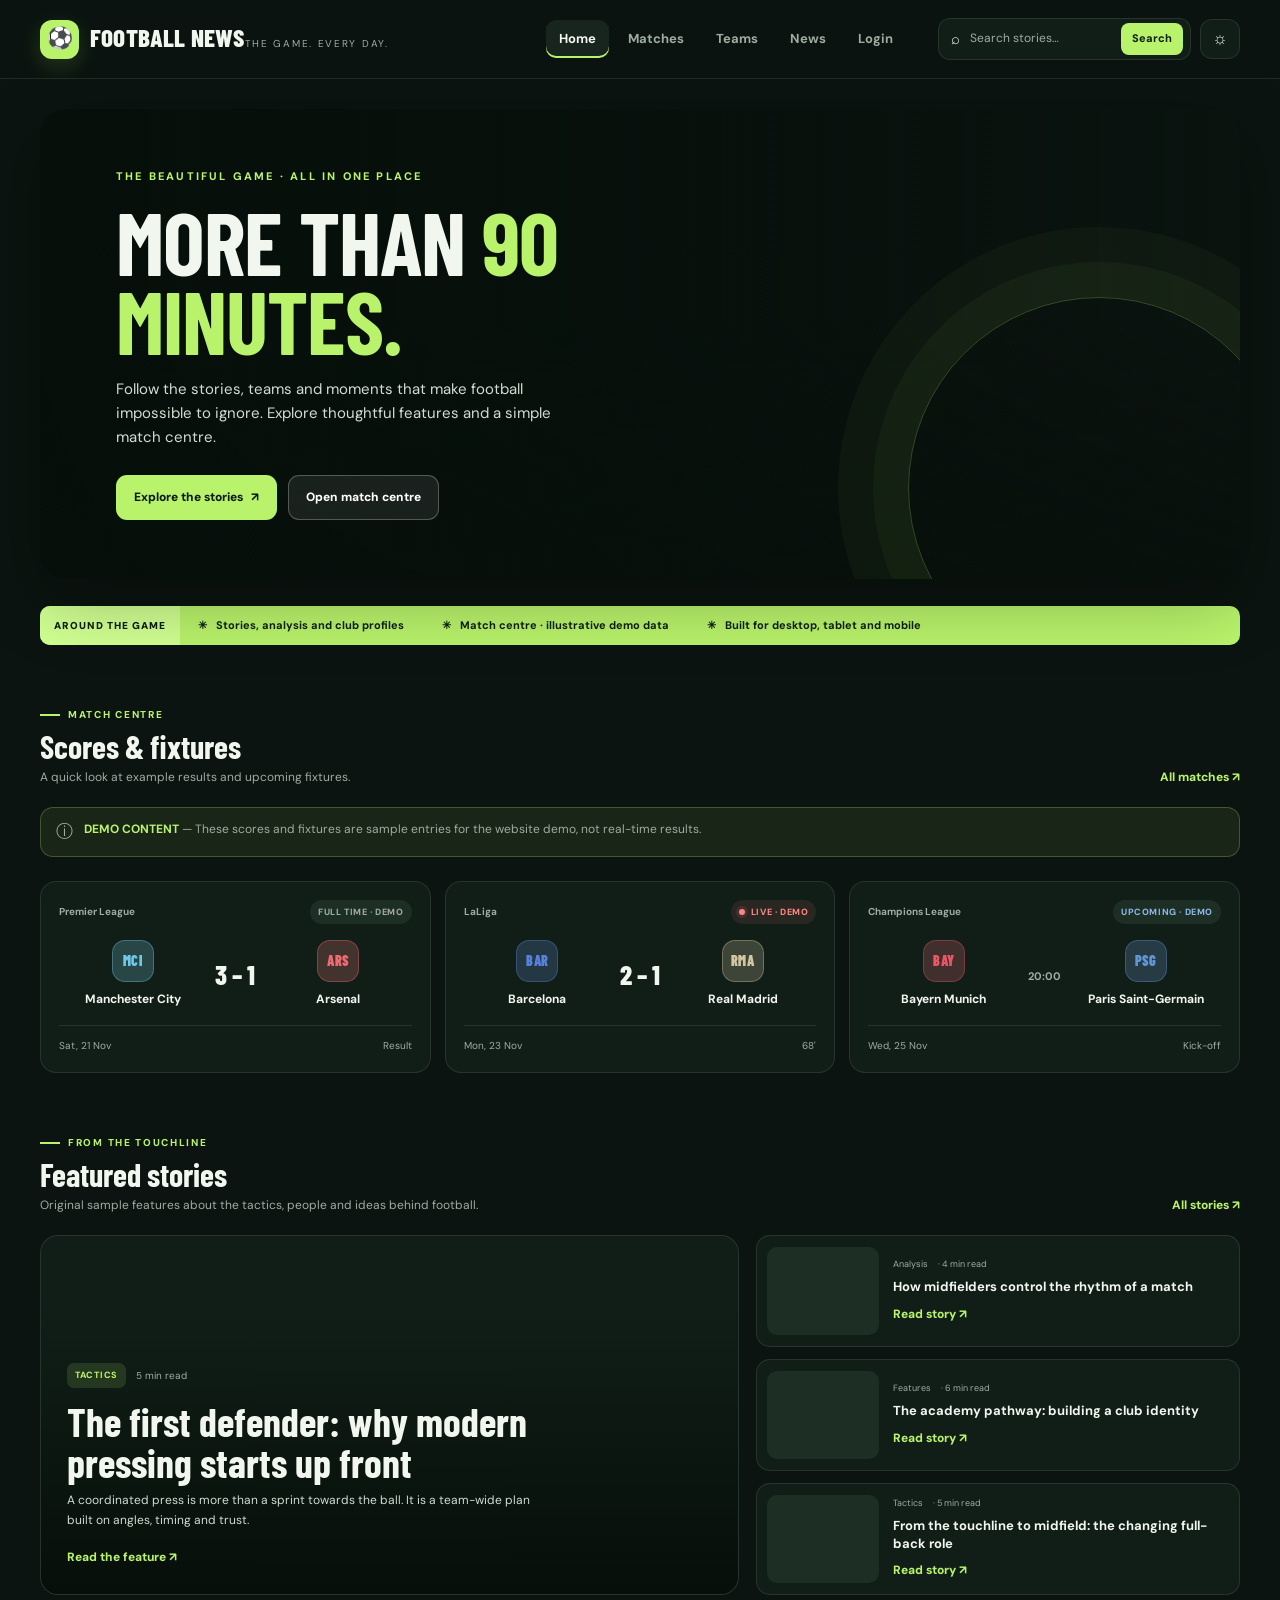
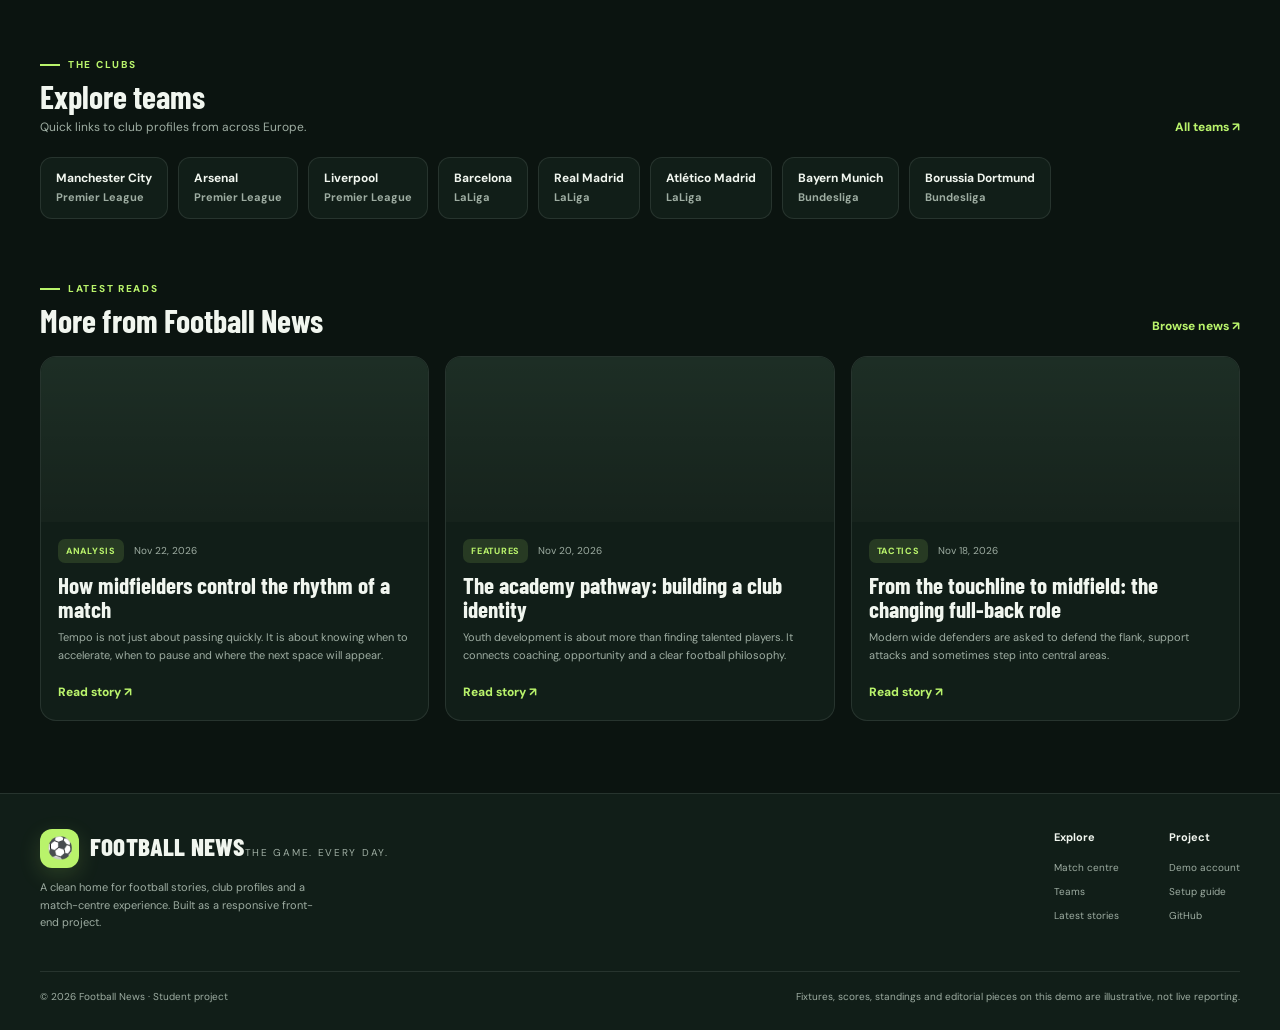
<file: index.html>
<!doctype html>
<html lang="en">
<head>
  <meta charset="utf-8"><meta name="viewport" content="width=device-width, initial-scale=1">
  <meta name="theme-color" content="#0b1410"><meta name="description" content="Football News — match centre, club profiles and football stories.">
  <title>Football News — The game, every day</title><link rel="icon" href="assets/favicon.svg" type="image/svg+xml"><link rel="stylesheet" href="assets/css/styles.css">
  <script defer src="assets/js/data.js"></script><script defer src="assets/js/app.js"></script>
</head>
<body data-page="home">
  <div id="site-header"></div>
  <main id="app" class="site-main">
    <div class="loading-state">Loading Football News…</div></main>
    <div id="site-footer"></div>
    <div id="modal-root"></div>
    <div id="toast-root" aria-live="polite"></div>
  </body>
  </html>
</file>
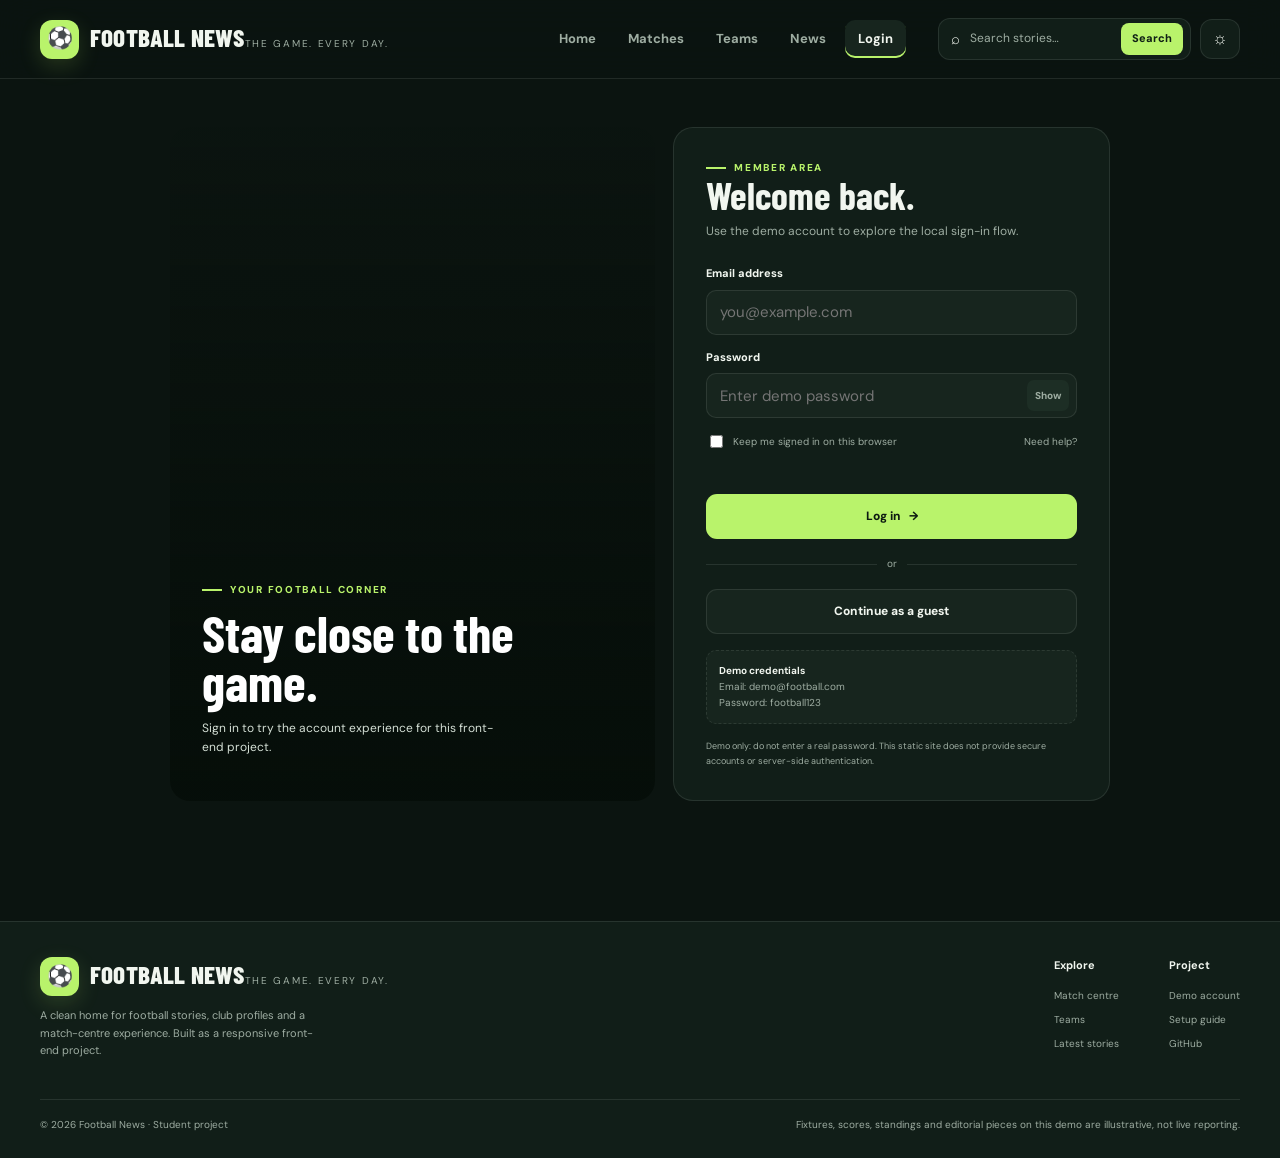
<file: login.html>
<!doctype html>
<html lang="en">
<head>
    <meta charset="utf-8">
    <meta name="viewport" content="width=device-width, initial-scale=1">
    <meta name="theme-color" content="#0b1410">
    <meta name="description" content="Sign in to your local Football News demo profile.">

    <title>Login — Football News</title>

    <link rel="icon" href="assets/favicon.svg" type="image/svg+xml">
    <link rel="stylesheet" href="assets/css/styles.css">

    <script defer src="assets/js/data.js"></script>
    <script defer src="assets/js/app.js"></script>
</head>

<body data-page="login">
    <div id="site-header"></div>

    <main id="app" class="site-main">
        <div class="loading-state">Loading account…</div>
    </main>

    <div id="site-footer"></div>
    <div id="modal-root"></div>
    <div id="toast-root" aria-live="polite"></div>
</body>
</html>
</file>
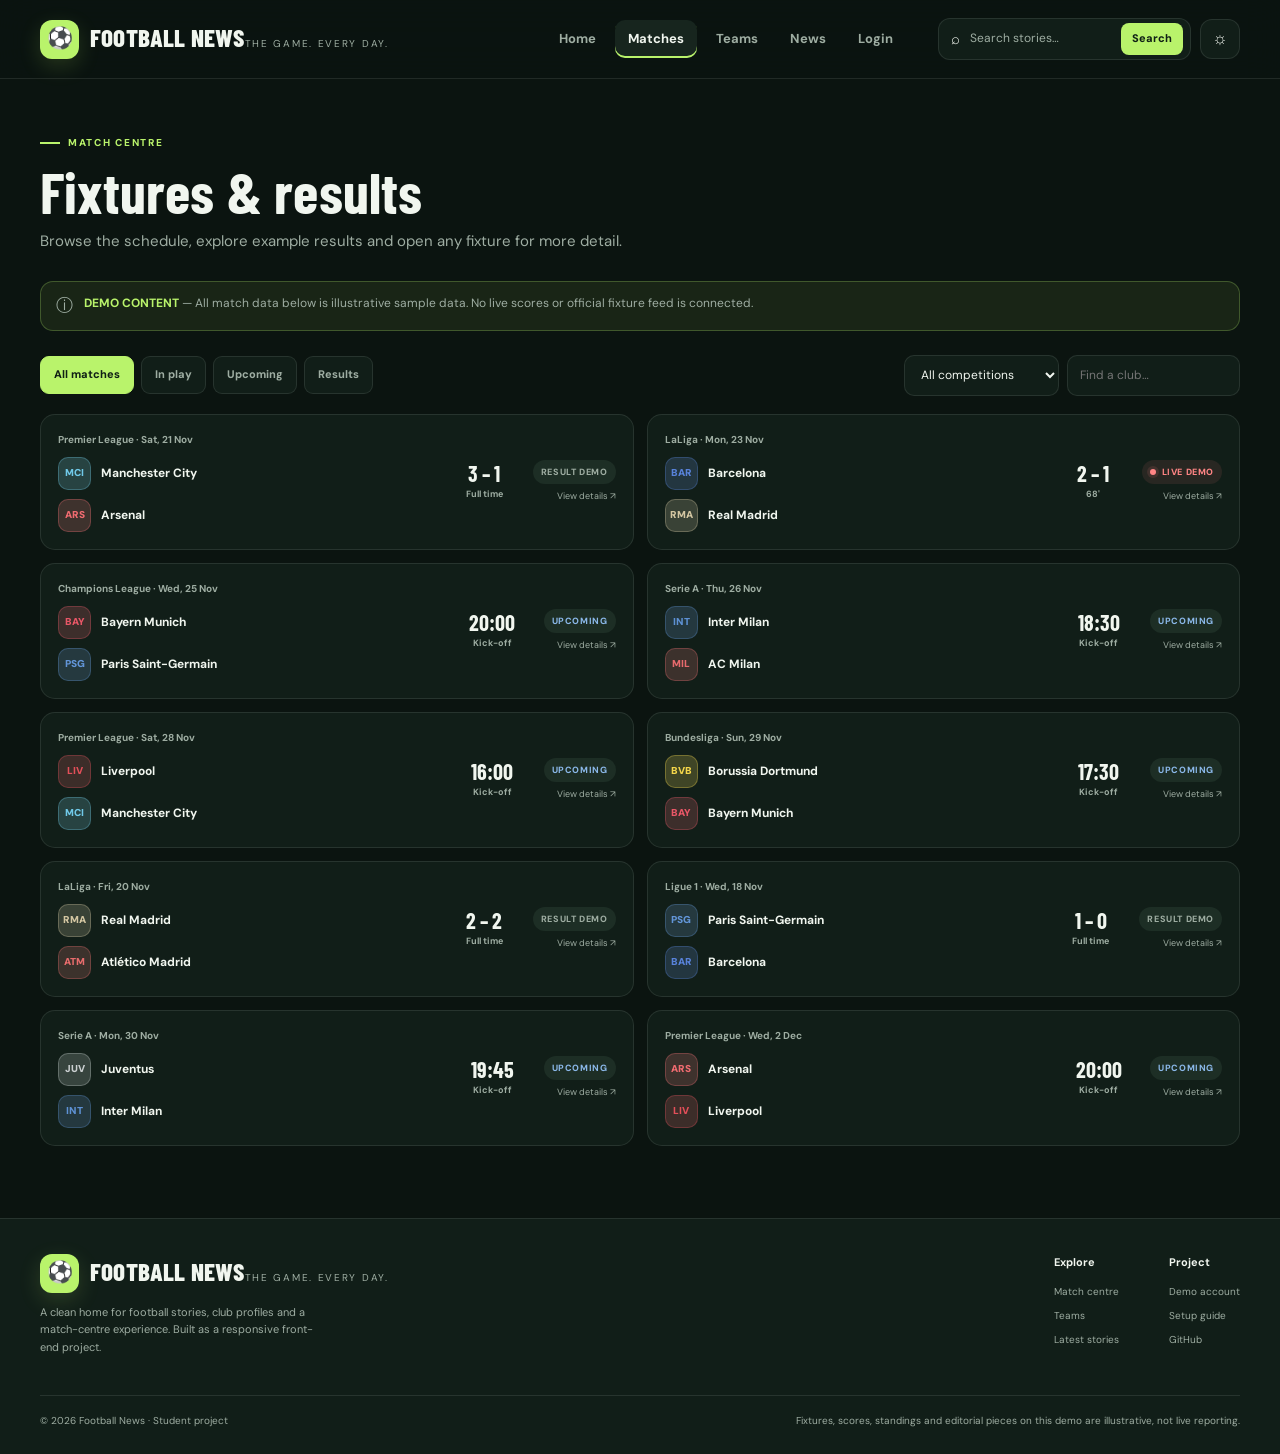
<file: matches.html>
<!doctype html>
<html lang="en">

<head>
    <meta charset="utf-8">
    <meta name="viewport" content="width=device-width, initial-scale=1">
    <meta name="theme-color" content="#0b1410">
    <meta name="description" content="Browse football fixtures, results and match centre details.">

    <title>Matches — Football News</title>

    <link rel="icon" href="assets/favicon.svg" type="image/svg+xml">
    <link rel="stylesheet" href="assets/css/styles.css">

    <script defer src="assets/js/data.js"></script>
    <script defer src="assets/js/app.js"></script>
</head>

<body data-page="matches">
    <div id="site-header"></div>

    <main id="app" class="site-main">
        <div class="loading-state">Loading matches…</div>
    </main>

    <div id="site-footer"></div>
    <div id="modal-root"></div>
    <div id="toast-root" aria-live="polite"></div>
</body>

</html>
</file>
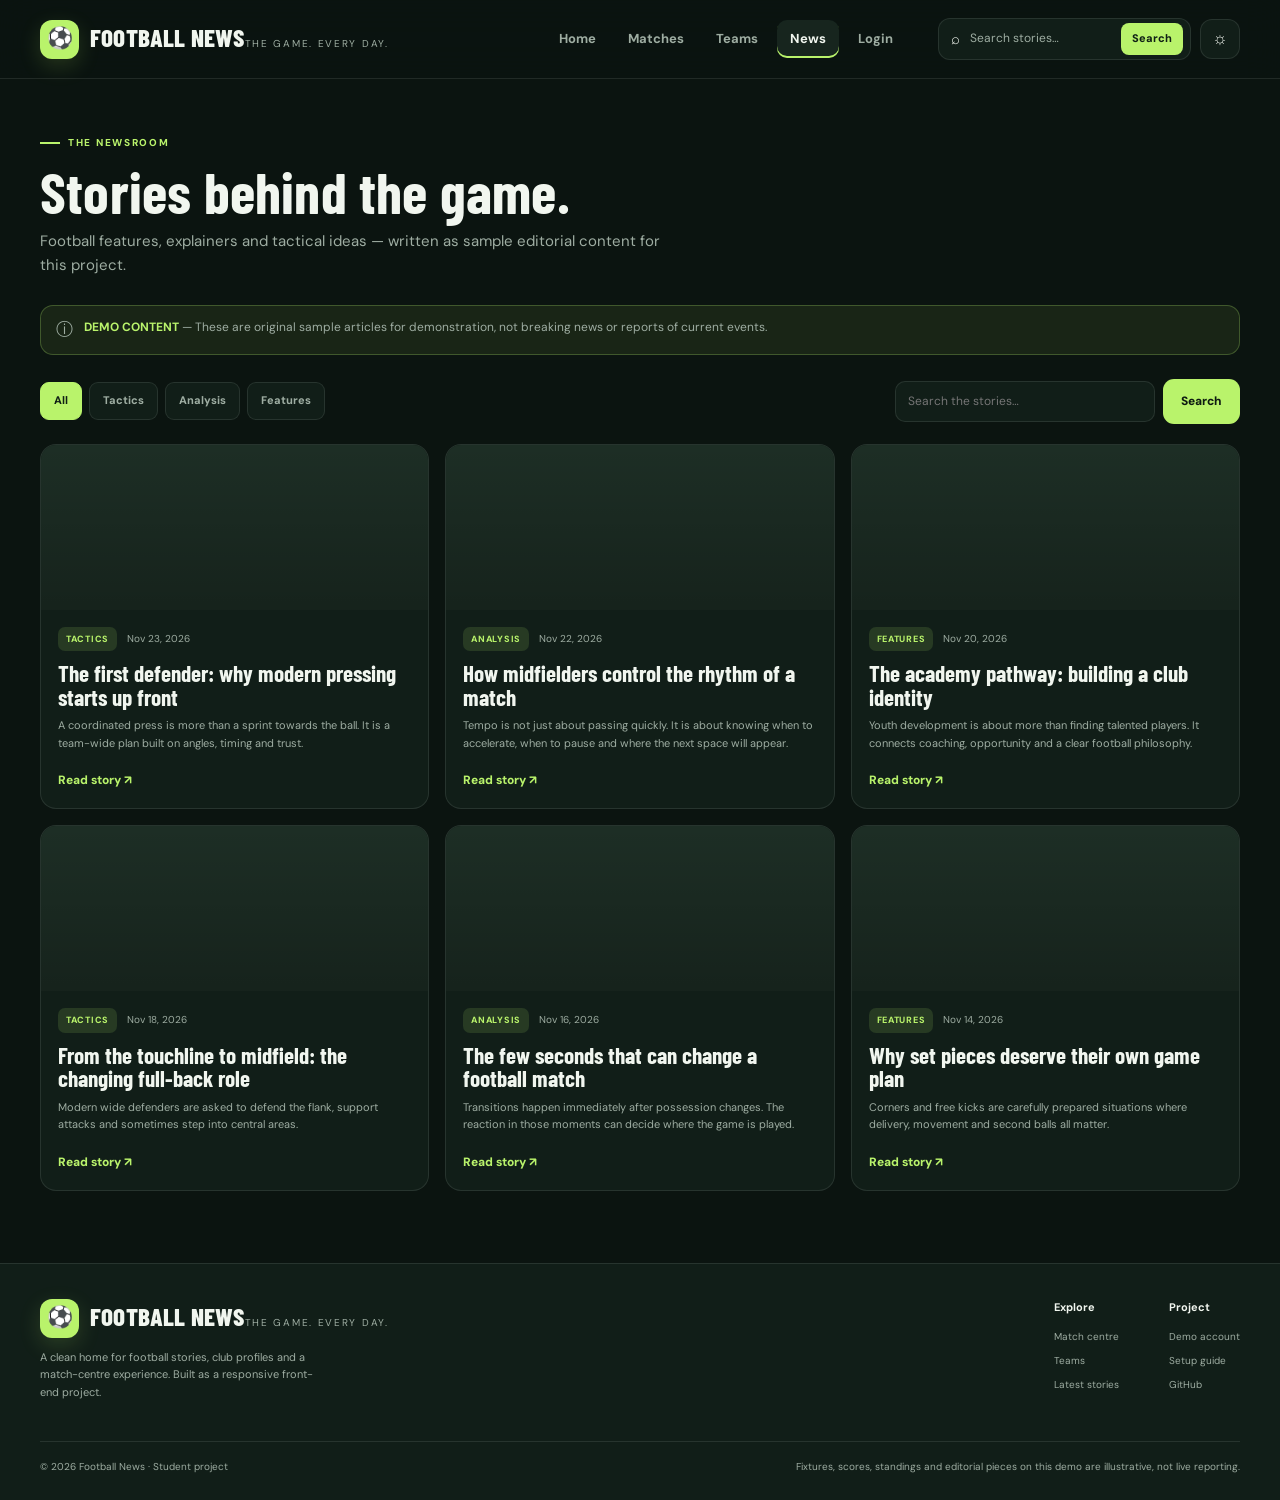
<file: news.html>
<!doctype html>
<html lang="en">

<head>
    <meta charset="utf-8">
    <meta name="viewport" content="width=device-width, initial-scale=1">
    <meta name="theme-color" content="#0b1410">
    <meta name="description" content="Football features, explainers and analysis.">

    <title>News — Football News</title>

    <link rel="icon" href="assets/favicon.svg" type="image/svg+xml">
    <link rel="stylesheet" href="assets/css/styles.css">

    <script defer src="assets/js/data.js"></script>
    <script defer src="assets/js/app.js"></script>
</head>

<body data-page="news">
    <div id="site-header"></div>

    <main id="app" class="site-main">
        <div class="loading-state">Loading stories…</div>
    </main>

    <div id="site-footer"></div>
    <div id="modal-root"></div>
    <div id="toast-root" aria-live="polite"></div>
</body>

</html>
</file>
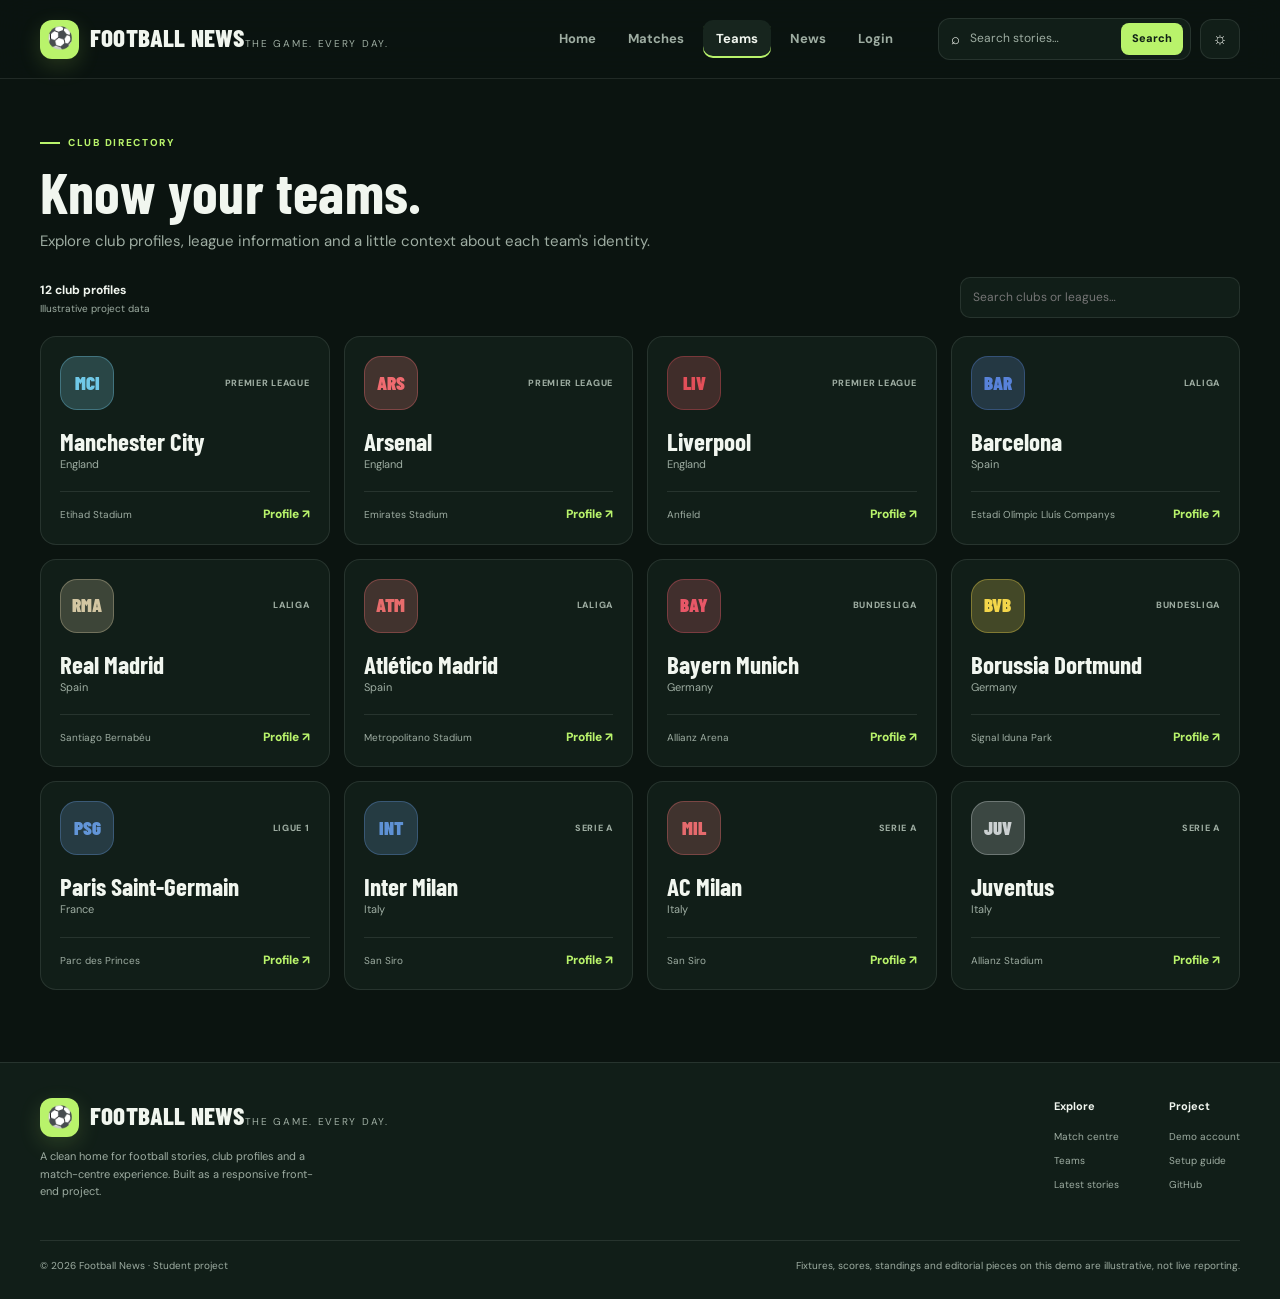
<file: teams.html>
<!doctype html>
<html lang="en">

<head>
    <meta charset="utf-8">
    <meta name="viewport" content="width=device-width, initial-scale=1">
    <meta name="theme-color" content="#0b1410">
    <meta name="description" content="Explore club profiles and team information.">

    <title>Teams — Football News</title>

    <link rel="icon" href="assets/favicon.svg" type="image/svg+xml">
    <link rel="stylesheet" href="assets/css/styles.css">

    <script defer src="assets/js/data.js"></script>
    <script defer src="assets/js/app.js"></script>
</head>

<body data-page="teams">
    <div id="site-header"></div>

    <main id="app" class="site-main">
        <div class="loading-state">Loading teams…</div>
    </main>

    <div id="site-footer"></div>
    <div id="modal-root"></div>
    <div id="toast-root" aria-live="polite"></div>
</body>

</html>
</file>
<file: assets/css/styles.css>
@import url('https://fonts.googleapis.com/css2?family=Barlow+Condensed:wght@500;600;700;800;900&family=DM+Sans:wght@400;500;600;700&display=swap');

/* THEME VARIABLES */
:root {
    --bg: #0b1410;
    --panel: #111e18;
    --panel-2: #17251e;
    --panel-3: #1d2e25;
    --text: #f1f6ef;
    --muted: #9eada2;
    --line: rgba(231,244,232,.1);
    --accent: #b9f36b;
    --accent-2: #8fc94b;
    --danger: #f17878;
    --blue: #8bb8e9;
    --shadow: 0 22px 70px rgba(0,0,0,.28);
    --radius: 20px;
    --radius-sm: 13px;
    --max: 1200px;
}

body.light-theme {
    --bg: #f3f6f1;
    --panel: #fff;
    --panel-2: #edf2eb;
    --panel-3: #e5ece2;
    --text: #142019;
    --muted: #627166;
    --line: rgba(16,35,21,.12);
    --accent: #4d861d;
    --accent-2: #356d0b;
    --shadow: 0 16px 50px rgba(32,54,33,.1);
}

/* GLOBAL DEFAULTS */
* {
    box-sizing: border-box;
}

html {
    scroll-behavior: smooth;
}

body {
    margin: 0;
    background: var(--bg);
    color: var(--text);
    font-family: 'DM Sans',Arial,sans-serif;
    font-size: 15px;
    line-height: 1.6;
    transition: background .2s,color .2s;
}

a {
    color: inherit;
    text-decoration: none;
}

button, input, select {
    font: inherit;
}

button, a {
    -webkit-tap-highlight-color: transparent;
}

button {
    cursor: pointer;
}

img {
    max-width: 100%;
    display: block;
}

::selection {
    background: var(--accent);
    color: #102015;
}

.container {
    width: min(var(--max),calc(100% - 44px));
    margin-inline: auto;
}

/* HEADER AND NAVIGATION */
.site-header {
    position: sticky;
    z-index: 50;
    top: 0;
    background: color-mix(in srgb,var(--bg) 88%,transparent);
    backdrop-filter: blur(18px);
    border-bottom: 1px solid var(--line);
}

.header-inner {
    height: 78px;
    display: flex;
    align-items: center;
    gap: 32px;
}

.brand {
    display: flex;
    align-items: center;
    gap: 11px;
    min-width: 220px;
}

.brand-mark {
    height: 39px;
    width: 39px;
    display: grid;
    place-items: center;
    background: var(--accent);
    color: #0b1410;
    border-radius: 12px;
    font-size: 21px;
    box-shadow: 0 7px 22px rgba(185,243,107,.16);
}

.brand-name {
    font-family: 'Barlow Condensed',sans-serif;
    font-size: 25px;
    font-weight: 800;
    letter-spacing: .2px;
    line-height: 1;
}

.brand-tag {
    font-size: 10px;
    color: var(--muted);
    letter-spacing: 1.7px;
    text-transform: uppercase;
    margin-top: 3px;
}

.main-nav {
    display: flex;
    align-items: center;
    gap: 6px;
    margin-left: auto;
}

.main-nav a {
    padding: 9px 13px;
    border-radius: 10px;
    color: var(--muted);
    font-size: 13px;
    font-weight: 700;
    transition: .2s;
}

.main-nav a:hover, .main-nav a[aria-current=page] {
    color: var(--text);
    background: var(--panel-2);
}

.main-nav a[aria-current=page] {
    box-shadow: inset 0 -2px var(--accent);
}

.header-actions {
    display: flex;
    gap: 9px;
    align-items: center;
}

.icon-button, .menu-button {
    height: 40px;
    width: 40px;
    border: 1px solid var(--line);
    background: var(--panel);
    border-radius: 12px;
    color: var(--text);
    display: grid;
    place-items: center;
    font-size: 17px;
}

.menu-button {
    display: none;
}

.search-form {
    height: 42px;
    display: flex;
    align-items: center;
    background: var(--panel);
    border: 1px solid var(--line);
    border-radius: 12px;
    padding: 0 7px 0 12px;
    gap: 8px;
}

.search-form input {
    width: 145px;
    min-width: 0;
    background: transparent;
    border: 0;
    outline: 0;
    color: var(--text);
    font-size: 12px;
}

.search-form input::placeholder {
    color: var(--muted);
}

.search-form button {
    border: 0;
    background: var(--accent);
    color: #102015;
    padding: 7px 11px;
    border-radius: 8px;
    font-size: 11px;
    font-weight: 800;
}

/* PAGE LAYOUT AND SHARED TYPOGRAPHY */
.site-main {
    min-height: 65vh;
    padding-bottom: 72px;
}

.eyebrow {
    display: inline-flex;
    align-items: center;
    gap: 8px;
    color: var(--accent);
    font-size: 10px;
    font-weight: 800;
    letter-spacing: 1.7px;
    text-transform: uppercase;
}

.eyebrow:before {
    content: '';
    width: 20px;
    height: 2px;
    background: var(--accent);
}

.page-heading {
    padding: 48px 0 24px;
}

.page-heading h1 {
    font-family: 'Barlow Condensed',sans-serif;
    font-size: clamp(38px,5vw,58px);
    line-height: .98;
    margin: 12px 0 9px;
    letter-spacing: .2px;
}

.page-heading p {
    margin: 0;
    color: var(--muted);
    max-width: 650px;
}

.demo-notice {
    display: flex;
    align-items: flex-start;
    gap: 11px;
    background: rgba(185,243,107,.08);
    border: 1px solid rgba(185,243,107,.25);
    border-radius: 13px;
    padding: 12px 15px;
    color: var(--muted);
    font-size: 12px;
    margin: 4px 0 24px;
}

.demo-notice strong {
    color: var(--accent);
}

.demo-notice .notice-icon {
    font-size: 17px;
    line-height: 1.4;
}

/* HOMEPAGE HERO */
.hero {
    position: relative;
    min-height: 470px;
    margin: 30px auto 0;
    border-radius: 26px;
    overflow: hidden;
    background: linear-gradient(90deg,rgba(6,15,10,.95) 0%,rgba(6,15,10,.72) 46%,rgba(6,15,10,.12) 100%),linear-gradient(0deg,rgba(7,15,10,.55),transparent 55%),url('https://images.unsplash.com/photo-1629217855633-79a6925d6c47?auto=format&fit=crop&w=2000&q=90') center 48%/cover;
    display: flex;
    align-items: center;
    box-shadow: var(--shadow);
}

.hero:after {
    content: '';
    position: absolute;
    right: -50px;
    bottom: -100px;
    width: 380px;
    height: 380px;
    border: 1px solid rgba(185,243,107,.25);
    border-radius: 50%;
    box-shadow: 0 0 0 35px rgba(185,243,107,.04),0 0 0 70px rgba(185,243,107,.03);
}

.hero-content {
    position: relative;
    z-index: 2;
    padding: 58px clamp(25px,6vw,76px);
    max-width: 680px;
}

.hero-kicker {
    color: var(--accent);
    font-weight: 800;
    font-size: 11px;
    letter-spacing: 2.2px;
    text-transform: uppercase;
}

.hero h1 {
    font-family: 'Barlow Condensed',sans-serif;
    font-size: clamp(53px,8vw,88px);
    line-height: .89;
    letter-spacing: -1px;
    margin: 17px 0 18px;
    text-transform: uppercase;
    max-width: 620px;
}

.hero h1 span {
    color: var(--accent);
}

.hero p {
    color: #d1ddd4;
    max-width: 475px;
    font-size: 15px;
    margin: 0 0 26px;
}

.button-row {
    display: flex;
    flex-wrap: wrap;
    gap: 11px;
}

.btn {
    display: inline-flex;
    align-items: center;
    justify-content: center;
    gap: 8px;
    padding: 12px 17px;
    border-radius: 11px;
    border: 1px solid transparent;
    font-size: 12px;
    font-weight: 800;
    transition: transform .18s,background .18s,border-color .18s;
}

.btn:hover {
    transform: translateY(-2px);
}

.btn-primary {
    background: var(--accent);
    color: #0d1a11;
}

.btn-primary:hover {
    background: #c9ff85;
}

.btn-secondary {
    background: rgba(255,255,255,.08);
    color: #fff;
    border-color: rgba(255,255,255,.25);
}

.btn-secondary:hover {
    background: rgba(255,255,255,.15);
}

.btn-quiet {
    background: var(--panel-2);
    color: var(--text);
    border-color: var(--line);
}

/* HOMEPAGE SECTIONS, SCORES, AND NEWS CARDS */
.section {
    margin-top: 54px;
}

.section-head {
    display: flex;
    justify-content: space-between;
    align-items: end;
    gap: 18px;
    margin-bottom: 20px;
}

.section-head h2 {
    font-family: 'Barlow Condensed',sans-serif;
    font-size: 32px;
    line-height: 1;
    margin: 7px 0 0;
}

.section-head p {
    margin: 6px 0 0;
    color: var(--muted);
    font-size: 12px;
}

.text-link {
    color: var(--accent);
    font-size: 12px;
    font-weight: 800;
    white-space: nowrap;
}

.text-link:hover {
    text-decoration: underline;
}

.score-grid {
    display: grid;
    grid-template-columns: repeat(3,1fr);
    gap: 14px;
}

.score-card {
    background: var(--panel);
    border: 1px solid var(--line);
    border-radius: 16px;
    padding: 18px;
    transition: .2s;
    cursor: pointer;
}

.score-card:hover, .team-card:hover, .article-card:hover {
    transform: translateY(-3px);
    border-color: rgba(185,243,107,.38);
}

.score-top {
    display: flex;
    justify-content: space-between;
    align-items: center;
    margin-bottom: 16px;
    color: var(--muted);
    font-size: 10px;
    font-weight: 700;
}

.status-pill {
    display: inline-flex;
    align-items: center;
    gap: 6px;
    padding: 5px 8px;
    border-radius: 30px;
    background: var(--panel-3);
    font-size: 9px;
    letter-spacing: .6px;
    font-weight: 800;
    text-transform: uppercase;
}

.status-pill.live {
    color: #ff8585;
    background: rgba(241,120,120,.1);
}

.status-pill.live:before {
    content: '';
    height: 6px;
    width: 6px;
    background: currentColor;
    border-radius: 50%;
    box-shadow: 0 0 0 3px rgba(241,120,120,.12);
}

.status-pill.result {
    color: var(--muted);
}

.status-pill.upcoming {
    color: var(--blue);
}

.score-teams {
    display: grid;
    grid-template-columns: 1fr auto 1fr;
    align-items: center;
    gap: 9px;
}

.score-team {
    text-align: center;
    min-width: 0;
}

.crest {
    display: grid;
    place-items: center;
    width: 42px;
    height: 42px;
    border-radius: 13px;
    margin: 0 auto 8px;
    background: color-mix(in srgb,var(--club-color) 20%,var(--panel-2));
    border: 1px solid color-mix(in srgb,var(--club-color) 35%,transparent);
    color: var(--club-color);
    font-family: 'Barlow Condensed',sans-serif;
    font-size: 14px;
    font-weight: 900;
    letter-spacing: .4px;
}

.score-team strong {
    display: block;
    font-size: 12px;
    white-space: nowrap;
    overflow: hidden;
    text-overflow: ellipsis;
}

.score-value {
    font-family: 'Barlow Condensed',sans-serif;
    font-size: 27px;
    font-weight: 800;
    white-space: nowrap;
}

.score-time {
    font-size: 11px;
    color: var(--muted);
    font-weight: 700;
}

.score-bottom {
    margin-top: 15px;
    padding-top: 12px;
    border-top: 1px solid var(--line);
    display: flex;
    justify-content: space-between;
    color: var(--muted);
    font-size: 10px;
}

.ticker {
    overflow: hidden;
    background: var(--accent);
    color: #102015;
    margin-top: 27px;
    border-radius: 10px;
    display: flex;
    align-items: center;
    min-height: 39px;
}

.ticker-label {
    align-self: stretch;
    display: flex;
    align-items: center;
    padding: 0 14px;
    background: #d0ff91;
    font-size: 10px;
    font-weight: 900;
    letter-spacing: 1px;
    white-space: nowrap;
}

.ticker-track {
    padding: 0 18px;
    display: flex;
    gap: 38px;
    align-items: center;
    white-space: nowrap;
    font-size: 11px;
    font-weight: 700;
    overflow: hidden;
}

.ticker-track span:before {
    content: '✳';
    padding-right: 9px;
}

.feature-grid {
    display: grid;
    grid-template-columns: 1.3fr .9fr;
    gap: 17px;
}

.feature-card {
    position: relative;
    min-height: 360px;
    border-radius: 18px;
    overflow: hidden;
    background: var(--panel);
    border: 1px solid var(--line);
    display: flex;
    align-items: end;
    background-size: cover;
    background-position: center;
}

.feature-card:before {
    content: '';
    position: absolute;
    inset: 0;
    background: linear-gradient(0deg,rgba(6,14,9,.95),rgba(6,14,9,.02) 80%);
}

.feature-content {
    position: relative;
    padding: 26px;
    max-width: 620px;
}

.article-meta {
    display: flex;
    gap: 10px;
    align-items: center;
    flex-wrap: wrap;
    color: var(--muted);
    font-size: 10px;
}

.category-tag {
    display: inline-flex;
    align-items: center;
    padding: 5px 8px;
    border-radius: 7px;
    background: rgba(185,243,107,.13);
    color: var(--accent);
    font-weight: 800;
    font-size: 9px;
    letter-spacing: .7px;
    text-transform: uppercase;
}

.feature-content h3 {
    font-family: 'Barlow Condensed',sans-serif;
    font-size: clamp(27px,4vw,40px);
    line-height: 1.02;
    margin: 13px 0 9px;
}

.feature-content p {
    color: #d0dcd2;
    font-size: 12px;
    max-width: 490px;
    margin: 0 0 14px;
}

.story-stack {
    display: grid;
    gap: 12px;
}

.story-row {
    display: grid;
    grid-template-columns: 112px 1fr;
    gap: 14px;
    align-items: center;
    padding: 10px;
    background: var(--panel);
    border: 1px solid var(--line);
    border-radius: 14px;
    transition: .2s;
}

.story-row:hover {
    border-color: rgba(185,243,107,.36);
}

.story-thumb {
    height: 88px;
    border-radius: 10px;
    background-size: cover;
    background-position: center;
}

.story-row h3 {
    font-size: 13px;
    line-height: 1.35;
    margin: 7px 0 5px;
}

.story-row .article-meta {
    font-size: 9px;
}

.article-grid {
    display: grid;
    grid-template-columns: repeat(3,1fr);
    gap: 16px;
}

.article-card {
    border: 1px solid var(--line);
    background: var(--panel);
    border-radius: 16px;
    overflow: hidden;
    transition: .2s;
}

.article-image {
    height: 165px;
    background-size: cover;
    background-position: center;
    position: relative;
}

.article-image:after {
    content: '';
    position: absolute;
    inset: 0;
    background: linear-gradient(0deg,rgba(0,0,0,.25),transparent);
}

.article-body {
    padding: 17px;
}

.article-body h3 {
    font-family: 'Barlow Condensed',sans-serif;
    font-size: 23px;
    line-height: 1.02;
    margin: 11px 0 8px;
}

.article-body p {
    font-size: 11px;
    color: var(--muted);
    margin: 0 0 15px;
    line-height: 1.6;
}

/* MATCHES AND FILTER CONTROLS */
.competition-strip {
    display: flex;
    gap: 10px;
    flex-wrap: wrap;
}

.competition-chip {
    border: 1px solid var(--line);
    background: var(--panel);
    padding: 11px 15px;
    border-radius: 12px;
    color: var(--muted);
    font-size: 11px;
    font-weight: 700;
    transition: .2s;
}

.competition-chip:hover {
    border-color: var(--accent);
    color: var(--text);
}

.competition-chip strong {
    display: block;
    color: var(--text);
    font-size: 12px;
    margin-bottom: 1px;
}

.page-tools {
    display: flex;
    align-items: center;
    justify-content: space-between;
    gap: 14px;
    flex-wrap: wrap;
    margin-bottom: 18px;
}

.filter-tabs {
    display: flex;
    gap: 7px;
    flex-wrap: wrap;
}

.filter-tab {
    padding: 9px 13px;
    border: 1px solid var(--line);
    background: var(--panel);
    color: var(--muted);
    border-radius: 9px;
    font-size: 11px;
    font-weight: 800;
}

.filter-tab.active, .filter-tab:hover {
    background: var(--accent);
    border-color: var(--accent);
    color: #102015;
}

.select-control, .input-control {
    height: 41px;
    border-radius: 10px;
    border: 1px solid var(--line);
    background: var(--panel);
    color: var(--text);
    padding: 0 12px;
    font-size: 12px;
    outline: none;
}

.select-control:focus, .input-control:focus {
    border-color: var(--accent);
}

.match-list {
    display: grid;
    grid-template-columns: repeat(2,1fr);
    gap: 13px;
}

.match-row {
    display: flex;
    align-items: center;
    gap: 16px;
    justify-content: space-between;
    padding: 17px;
    border: 1px solid var(--line);
    background: var(--panel);
    border-radius: 15px;
    transition: .2s;
}

.match-row:hover {
    border-color: rgba(185,243,107,.4);
}

.match-league {
    font-size: 10px;
    color: var(--muted);
    font-weight: 700;
    margin-bottom: 9px;
}

.match-side {
    display: flex;
    align-items: center;
    gap: 10px;
    min-width: 0;
}

.match-team-name {
    font-size: 12px;
    font-weight: 700;
    white-space: nowrap;
    overflow: hidden;
    text-overflow: ellipsis;
}

.mini-crest {
    height: 33px;
    width: 33px;
    flex: none;
    display: grid;
    place-items: center;
    border-radius: 10px;
    background: color-mix(in srgb,var(--club-color) 18%,var(--panel-2));
    color: var(--club-color);
    font-size: 10px;
    font-weight: 900;
    border: 1px solid color-mix(in srgb,var(--club-color) 30%,transparent);
}

.match-score {
    display: flex;
    flex-direction: column;
    align-items: center;
    gap: 3px;
    min-width: 65px;
}

.match-score strong {
    font-family: 'Barlow Condensed',sans-serif;
    font-size: 22px;
    line-height: 1;
}

.match-score small {
    font-size: 9px;
    color: var(--muted);
    font-weight: 700;
}

.match-meta {
    display: flex;
    flex-direction: column;
    align-items: end;
    gap: 5px;
    min-width: 75px;
}

.match-meta small {
    font-size: 9px;
    color: var(--muted);
    text-align: right;
}

/* TEAM CARDS AND TEAM PROFILES */
.team-grid {
    display: grid;
    grid-template-columns: repeat(4,1fr);
    gap: 14px;
}

.team-card {
    background: var(--panel);
    border: 1px solid var(--line);
    border-radius: 16px;
    padding: 19px;
    transition: .2s;
    display: block;
}

.team-card-top {
    display: flex;
    align-items: center;
    justify-content: space-between;
}

.team-crest {
    width: 54px;
    height: 54px;
    display: grid;
    place-items: center;
    border-radius: 17px;
    background: color-mix(in srgb,var(--club-color) 20%,var(--panel-2));
    border: 1px solid color-mix(in srgb,var(--club-color) 35%,transparent);
    color: var(--club-color);
    font-family: 'Barlow Condensed',sans-serif;
    font-weight: 900;
    font-size: 19px;
}

.team-league {
    font-size: 9px;
    color: var(--muted);
    font-weight: 800;
    text-transform: uppercase;
    letter-spacing: .7px;
}

.team-card h3 {
    font-family: 'Barlow Condensed',sans-serif;
    font-size: 25px;
    margin: 19px 0 2px;
    line-height: 1;
}

.team-card p {
    font-size: 11px;
    color: var(--muted);
    margin: 0;
}

.team-card-bottom {
    display: flex;
    justify-content: space-between;
    align-items: center;
    margin-top: 18px;
    padding-top: 13px;
    border-top: 1px solid var(--line);
    font-size: 10px;
    color: var(--muted);
}

.team-detail {
    display: grid;
    grid-template-columns: 1.1fr .9fr;
    gap: 18px;
}

.detail-panel {
    border: 1px solid var(--line);
    background: var(--panel);
    border-radius: 18px;
    padding: 24px;
}

.team-detail-head {
    display: flex;
    align-items: center;
    gap: 17px;
}

.team-detail-head .team-crest {
    width: 70px;
    height: 70px;
    font-size: 24px;
}

.team-detail h2 {
    font-family: 'Barlow Condensed',sans-serif;
    font-size: 38px;
    line-height: 1;
    margin: 0 0 4px;
}

.team-stats {
    display: grid;
    grid-template-columns: repeat(3,1fr);
    gap: 8px;
    margin: 22px 0;
}

.stat-box {
    padding: 13px;
    border: 1px solid var(--line);
    border-radius: 12px;
    background: var(--panel-2);
}

.stat-box strong {
    font-family: 'Barlow Condensed',sans-serif;
    font-size: 27px;
    display: block;
    line-height: 1.1;
}

.stat-box span {
    font-size: 9px;
    color: var(--muted);
    text-transform: uppercase;
    letter-spacing: .7px;
}

.form-dots {
    display: flex;
    gap: 5px;
    margin-top: 9px;
}

.form-dot {
    height: 24px;
    width: 24px;
    border-radius: 8px;
    display: grid;
    place-items: center;
    font-size: 10px;
    font-weight: 900;
    background: var(--panel-3);
    color: var(--muted);
}

.form-dot.W {
    background: rgba(185,243,107,.18);
    color: var(--accent);
}

.form-dot.D {
    background: rgba(139,184,233,.18);
    color: var(--blue);
}

.form-dot.L {
    background: rgba(241,120,120,.16);
    color: var(--danger);
}

/* NEWS AND ARTICLE DETAILS */
.news-controls {
    display: flex;
    justify-content: space-between;
    align-items: center;
    gap: 12px;
    flex-wrap: wrap;
    margin-bottom: 20px;
}

.news-search {
    display: flex;
    gap: 8px;
    align-items: center;
}

.news-search input {
    width: min(260px,52vw);
}

.article-detail {
    max-width: 850px;
    margin: 0 auto;
}

.article-hero {
    height: 360px;
    border-radius: 20px;
    background-size: cover;
    background-position: center;
    margin: 21px 0;
}

.article-detail h1 {
    font-family: 'Barlow Condensed',sans-serif;
    font-size: clamp(39px,6vw,65px);
    line-height: .98;
    margin: 13px 0;
}

.article-detail .lead {
    font-size: 17px;
    color: var(--muted);
    margin: 0 0 26px;
}

.article-copy {
    max-width: 730px;
}

.article-copy p {
    font-size: 15px;
    color: var(--text);
    line-height: 1.9;
    margin: 0 0 20px;
}

.article-disclaimer {
    margin-top: 30px;
    padding: 13px 15px;
    border-radius: 12px;
    background: var(--panel-2);
    color: var(--muted);
    font-size: 11px;
    border: 1px solid var(--line);
}

/* LOGIN AND USER PROFILE */
.login-wrap {
    display: grid;
    grid-template-columns: 1fr .9fr;
    gap: 18px;
    max-width: 940px;
    margin: 48px auto;
}

.login-visual {
    min-height: 500px;
    border-radius: 20px;
    overflow: hidden;
    padding: 32px;
    display: flex;
    align-items: end;
    background: linear-gradient(0deg,rgba(5,13,8,.9),rgba(5,13,8,.05)),url('https://images.unsplash.com/photo-1629217855633-79a6925d6c47?auto=format&fit=crop&w=1200&q=85') center/cover;
}

.login-visual h2 {
    font-family: 'Barlow Condensed',sans-serif;
    color: #fff;
    font-size: 52px;
    line-height: .95;
    margin: 10px 0;
}

.login-visual p {
    color: #d4dfd5;
    font-size: 12px;
    max-width: 310px;
}

.login-panel {
    background: var(--panel);
    border: 1px solid var(--line);
    border-radius: 20px;
    padding: 32px;
    display: flex;
    flex-direction: column;
    justify-content: center;
}

.login-panel h1 {
    font-family: 'Barlow Condensed',sans-serif;
    font-size: 38px;
    line-height: 1;
    margin: 0 0 8px;
}

.login-panel>p {
    font-size: 12px;
    color: var(--muted);
    margin: 0 0 24px;
}

.field {
    display: grid;
    gap: 7px;
    margin-bottom: 14px;
}

.field label {
    font-size: 11px;
    font-weight: 800;
}

.field input {
    width: 100%;
    height: 45px;
    padding: 0 13px;
    border: 1px solid var(--line);
    background: var(--panel-2);
    color: var(--text);
    border-radius: 10px;
    outline: none;
}

.field input:focus {
    border-color: var(--accent);
}

.password-wrap {
    display: flex;
    position: relative;
}

.password-wrap input {
    padding-right: 65px;
}

.password-toggle {
    position: absolute;
    right: 8px;
    top: 7px;
    height: 31px;
    padding: 0 8px;
    border: 0;
    border-radius: 7px;
    background: var(--panel-3);
    color: var(--muted);
    font-size: 10px;
    font-weight: 800;
}

.form-options {
    display: flex;
    align-items: center;
    justify-content: space-between;
    gap: 8px;
    margin: 2px 0 17px;
    font-size: 10px;
    color: var(--muted);
}

.form-options label {
    display: flex;
    gap: 7px;
    align-items: center;
}

.form-options input {
    accent-color: var(--accent);
}

.login-panel .btn {
    width: 100%;
    height: 45px;
}

.login-split {
    display: flex;
    align-items: center;
    gap: 10px;
    color: var(--muted);
    font-size: 10px;
    margin: 17px 0;
}

.login-split:before, .login-split:after {
    content: '';
    height: 1px;
    background: var(--line);
    flex: 1;
}

.demo-credentials {
    padding: 12px;
    background: var(--panel-2);
    border: 1px dashed var(--line);
    border-radius: 10px;
    font-size: 10px;
    color: var(--muted);
    margin-top: 16px;
}

.demo-credentials strong {
    color: var(--text);
}

.login-message {
    font-size: 11px;
    color: var(--danger);
    min-height: 18px;
    margin: 0 0 8px;
}

.profile-panel {
    max-width: 650px;
    margin: 64px auto;
    background: var(--panel);
    border: 1px solid var(--line);
    border-radius: 20px;
    padding: 35px;
    text-align: center;
}

.profile-avatar {
    width: 68px;
    height: 68px;
    border-radius: 22px;
    background: var(--accent);
    color: #0b1410;
    margin: 0 auto 17px;
    display: grid;
    place-items: center;
    font-size: 27px;
    font-weight: 900;
}

.profile-panel h1 {
    font-family: 'Barlow Condensed',sans-serif;
    font-size: 42px;
    margin: 0;
    line-height: 1;
}

.profile-panel p {
    color: var(--muted);
    font-size: 12px;
}

/* FOOTER */
.site-footer {
    border-top: 1px solid var(--line);
    padding: 35px 0 25px;
    background: var(--panel);
}

.footer-top {
    display: flex;
    align-items: start;
    justify-content: space-between;
    gap: 35px;
    padding-bottom: 28px;
}

.footer-brand p {
    max-width: 280px;
    color: var(--muted);
    font-size: 11px;
}

.footer-links {
    display: flex;
    gap: 50px;
}

.footer-col {
    display: grid;
    gap: 8px;
}

.footer-col strong {
    font-size: 11px;
    margin-bottom: 5px;
}

.footer-col a {
    color: var(--muted);
    font-size: 10px;
}

.footer-col a:hover {
    color: var(--accent);
}

.footer-bottom {
    border-top: 1px solid var(--line);
    padding-top: 17px;
    display: flex;
    justify-content: space-between;
    gap: 15px;
    color: var(--muted);
    font-size: 10px;
}

.footer-note {
    max-width: 500px;
    text-align: right;
}

/* EMPTY STATES, MODALS, AND NOTIFICATIONS */
.empty-state {
    grid-column: 1/-1;
    background: var(--panel);
    border: 1px dashed var(--line);
    border-radius: 15px;
    padding: 35px;
    text-align: center;
    color: var(--muted);
    font-size: 12px;
}

.loading-state {
    padding: 90px 20px;
    text-align: center;
    color: var(--muted);
}

.modal-backdrop {
    position: fixed;
    z-index: 100;
    inset: 0;
    background: rgba(0,0,0,.68);
    backdrop-filter: blur(5px);
    display: grid;
    place-items: center;
    padding: 20px;
}

.modal-card {
    width: min(510px,100%);
    background: var(--panel);
    border: 1px solid var(--line);
    border-radius: 18px;
    padding: 24px;
    box-shadow: var(--shadow);
    position: relative;
}

.modal-close {
    position: absolute;
    right: 17px;
    top: 16px;
    height: 32px;
    width: 32px;
    border: 1px solid var(--line);
    border-radius: 9px;
    background: var(--panel-2);
    color: var(--text);
}

.modal-card h2 {
    font-family: 'Barlow Condensed',sans-serif;
    font-size: 31px;
    margin: 9px 35px 5px 0;
    line-height: 1;
}

.modal-card p {
    font-size: 12px;
    color: var(--muted);
}

.modal-score {
    display: flex;
    align-items: center;
    justify-content: space-around;
    padding: 20px 0;
}

.modal-score .crest {
    width: 55px;
    height: 55px;
}

.modal-score strong {
    font-family: 'Barlow Condensed',sans-serif;
    font-size: 33px;
}

.toast {
    position: fixed;
    z-index: 150;
    bottom: 25px;
    right: 25px;
    max-width: min(360px,calc(100vw - 40px));
    padding: 13px 17px;
    border-radius: 12px;
    background: var(--accent);
    color: #102015;
    font-size: 12px;
    font-weight: 800;
    box-shadow: var(--shadow);
    animation: toast-in .25s ease;
}

/* ANIMATIONS */
@keyframes toast-in {
    from {
        opacity: 0;
        transform: translateY(10px);
    }

    to {
        opacity: 1;
        transform: translateY(0);
    }
}

/* RESPONSIVE BREAKPOINTS */
@media(max-width:1050px) {
    .brand {
        min-width: auto;
    }

    .header-inner {
        gap: 16px;
    }

    .search-form input {
        width: 110px;
    }

    .main-nav a {
        padding: 9px 9px;
    }

    .team-grid {
        grid-template-columns: repeat(3,1fr);
    }
}

@media(max-width:820px) {
    .header-inner {
        height: 70px;
    }

    .search-form {
        display: none;
    }

    .menu-button {
        display: grid;
    }

    .main-nav {
        display: none;
        position: absolute;
        left: 18px;
        right: 18px;
        top: 77px;
        padding: 12px;
        background: var(--panel);
        border: 1px solid var(--line);
        border-radius: 14px;
        box-shadow: var(--shadow);
        flex-direction: column;
        align-items: stretch;
        margin: 0;
    }

    .main-nav.open {
        display: flex;
    }

    .main-nav a {
        padding: 12px;
    }

    .hero {
        min-height: 430px;
        background-position: 58% center;
    }

    .feature-grid {
        grid-template-columns: 1fr;
    }

    .feature-card {
        min-height: 320px;
    }

    .story-stack {
        grid-template-columns: repeat(2,1fr);
    }

    .story-row {
        grid-template-columns: 90px 1fr;
    }

    .story-thumb {
        height: 78px;
    }

    .article-grid {
        grid-template-columns: repeat(2,1fr);
    }

    .team-grid {
        grid-template-columns: repeat(2,1fr);
    }

    .login-wrap {
        grid-template-columns: .8fr 1fr;
    }

    .login-visual {
        min-height: 450px;
    }

    .login-panel {
        padding: 25px;
    }

    .match-list {
        grid-template-columns: 1fr;
    }
}

@media(max-width:600px) {
    .container {
        width: calc(100% - 30px);
    }

    .brand-name {
        font-size: 23px;
    }

    .brand-mark {
        height: 36px;
        width: 36px;
    }

    .brand-tag {
        font-size: 9px;
    }

    .header-inner {
        gap: 10px;
    }

    .header-actions {
        margin-left: auto;
    }

    .hero {
        margin-top: 15px;
        min-height: 475px;
        border-radius: 18px;
        background-position: 60% center;
    }

    .hero-content {
        padding: 35px 23px;
    }

    .hero h1 {
        font-size: 60px;
    }

    .hero p {
        font-size: 13px;
    }

    .section {
        margin-top: 42px;
    }

    .section-head {
        align-items: center;
    }

    .section-head h2 {
        font-size: 29px;
    }

    .score-grid {
        grid-template-columns: 1fr;
        gap: 10px;
    }

    .score-card {
        padding: 15px;
    }

    .score-team .crest {
        height: 38px;
        width: 38px;
    }

    .ticker-track {
        gap: 22px;
    }

    .feature-card {
        min-height: 300px;
    }

    .feature-content {
        padding: 21px;
    }

    .story-stack {
        grid-template-columns: 1fr;
    }

    .article-grid {
        grid-template-columns: 1fr;
    }

    .article-image {
        height: 190px;
    }

    .page-heading {
        padding: 34px 0 20px;
    }

    .page-heading h1 {
        font-size: 46px;
    }

    .page-tools {
        align-items: stretch;
    }

    .filter-tabs {
        width: 100%;
        overflow: auto;
        flex-wrap: nowrap;
        padding-bottom: 4px;
    }

    .filter-tab {
        white-space: nowrap;
    }

    .match-row {
        gap: 9px;
        padding: 12px;
    }

    .match-side {
        gap: 7px;
    }

    .match-team-name {
        font-size: 10px;
    }

    .mini-crest {
        height: 29px;
        width: 29px;
    }

    .match-score {
        min-width: 48px;
    }

    .match-meta {
        min-width: 55px;
    }

    .team-grid {
        grid-template-columns: repeat(2,1fr);
        gap: 10px;
    }

    .team-card {
        padding: 14px;
    }

    .team-card h3 {
        font-size: 21px;
    }

    .team-crest {
        width: 47px;
        height: 47px;
    }

    .team-detail {
        grid-template-columns: 1fr;
    }

    .news-controls {
        align-items: stretch;
    }

    .news-search {
        width: 100%;
    }

    .news-search input {
        width: 100%;
        flex: 1;
    }

    .article-hero {
        height: 220px;
    }

    .article-detail .lead {
        font-size: 14px;
    }

    .article-copy p {
        font-size: 13px;
    }

    .login-wrap {
        grid-template-columns: 1fr;
        margin: 25px auto;
    }

    .login-visual {
        min-height: 200px;
        padding: 22px;
    }

    .login-visual h2 {
        font-size: 38px;
    }

    .login-panel {
        padding: 24px;
    }

    .footer-top {
        flex-direction: column;
    }

    .footer-links {
        width: 100%;
        justify-content: space-between;
        gap: 15px;
    }

    .footer-bottom {
        flex-direction: column;
    }

    .footer-note {
        text-align: left;
    }

    .demo-notice {
        font-size: 11px;
    }

    .team-detail-head h2 {
        font-size: 32px;
    }
}

@media(max-width:380px) {
    .team-grid {
        grid-template-columns: 1fr;
    }

    .brand-tag {
        display: none;
    }

    .hero h1 {
        font-size: 52px;
    }

    .score-value {
        font-size: 24px;
    }

    .team-card {
        display: flex;
        gap: 12px;
        align-items: center;
    }

    .team-card h3 {
        margin: 0 0 3px;
    }

    .team-card-top {
        display: block;
    }

    .team-card-bottom {
        display: none;
    }
}

.article-image, .story-thumb {
    background-color: var(--panel-3);
}
</file>
